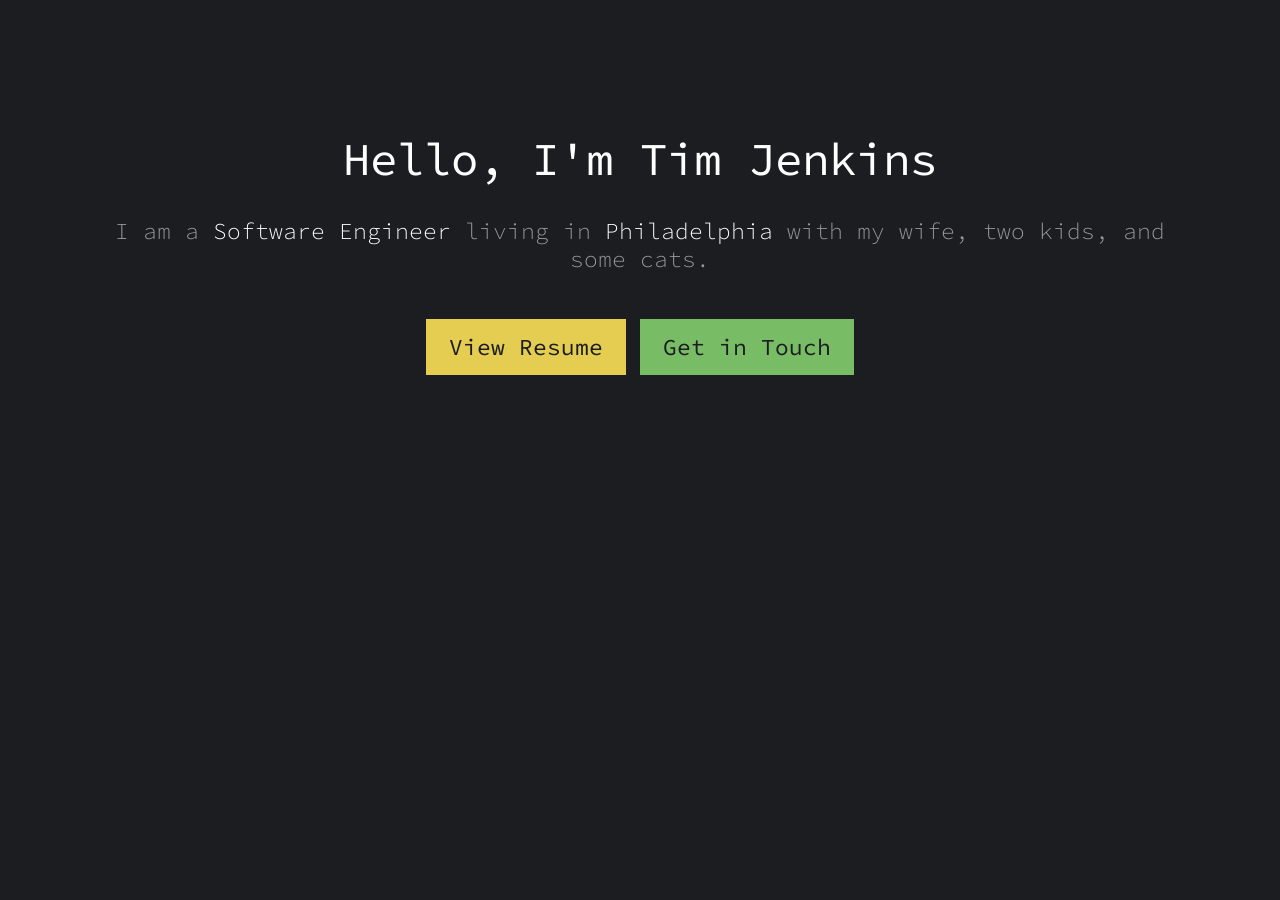
<file: index.html>
<!DOCTYPE html>
<html>

<head>
  <meta charset="utf-8">
  <title>Tim Jenkins | Software Engineer</title>
  <link rel="stylesheet" href="/style.css" media="screen">

  <meta name="viewport" content="width=device-width, initial-scale=1">

  <link rel="apple-touch-icon" sizes="180x180" href="/apple-touch-icon.png">
  <link rel="icon" type="image/png" href="/favicon-32x32.png" sizes="32x32">
  <link rel="icon" type="image/png" href="/favicon-16x16.png" sizes="16x16">
  <link rel="manifest" href="/manifest.json" <link rel="mask-icon" href="/safari-pinned-tab.svg" color="#1c1d21">
  <meta name="theme-color" content="#1c1d21">
</head>

<body>
  <h1><em>Hello, I'm Tim Jenkins</em></h1>
  <p>I am a <em>Software Engineer</em> living in <em>Philadelphia</em> with my wife, two kids, and some cats.</p>

  <div class="cta-footer">
    <!-- <a class="download-button" href="resume_01_21.pdf" download="TimJenkins_SoftwareEngineer.pdf">Download Resume</a> -->
    <a class="download-button" href="/resume">View Resume</a>
    <a class="contact-button" href="mailto:tim@timjenkins.me">Get in Touch</a>
  </div>
</body>

</html>
</file>
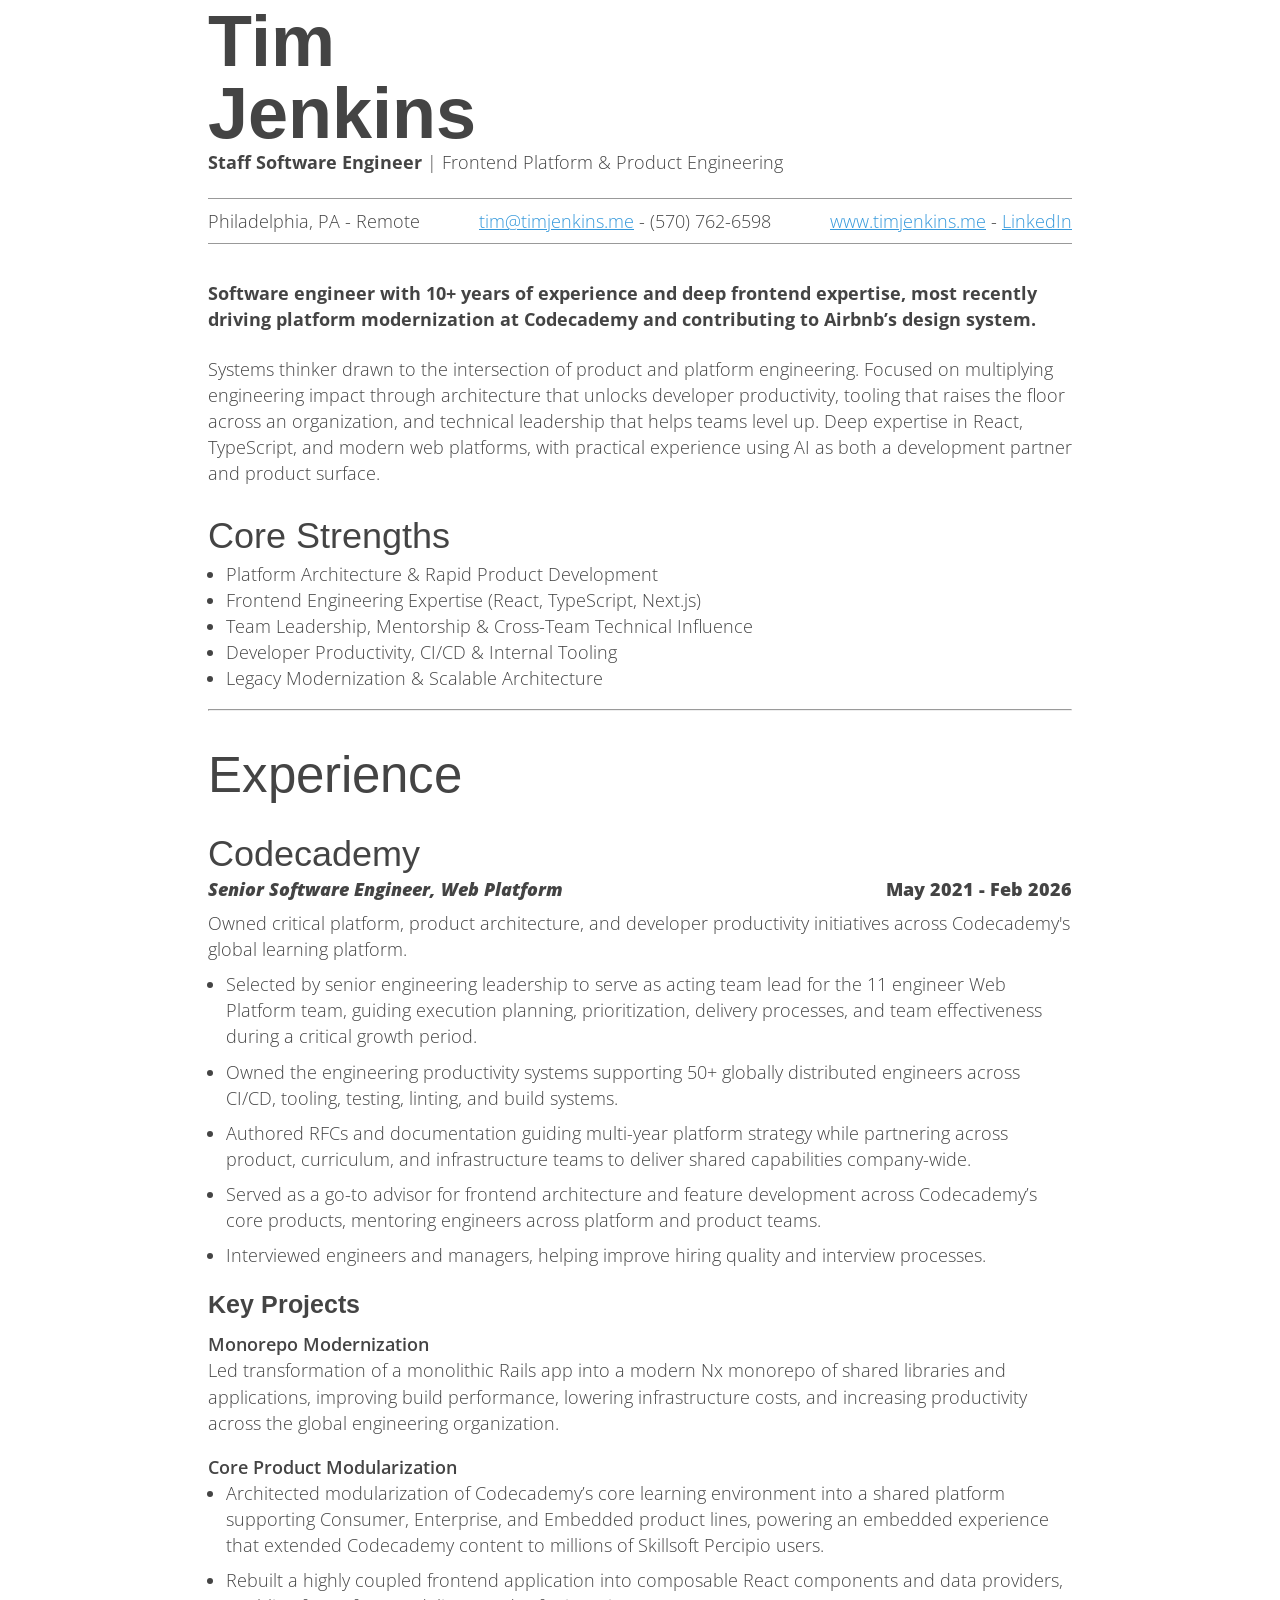
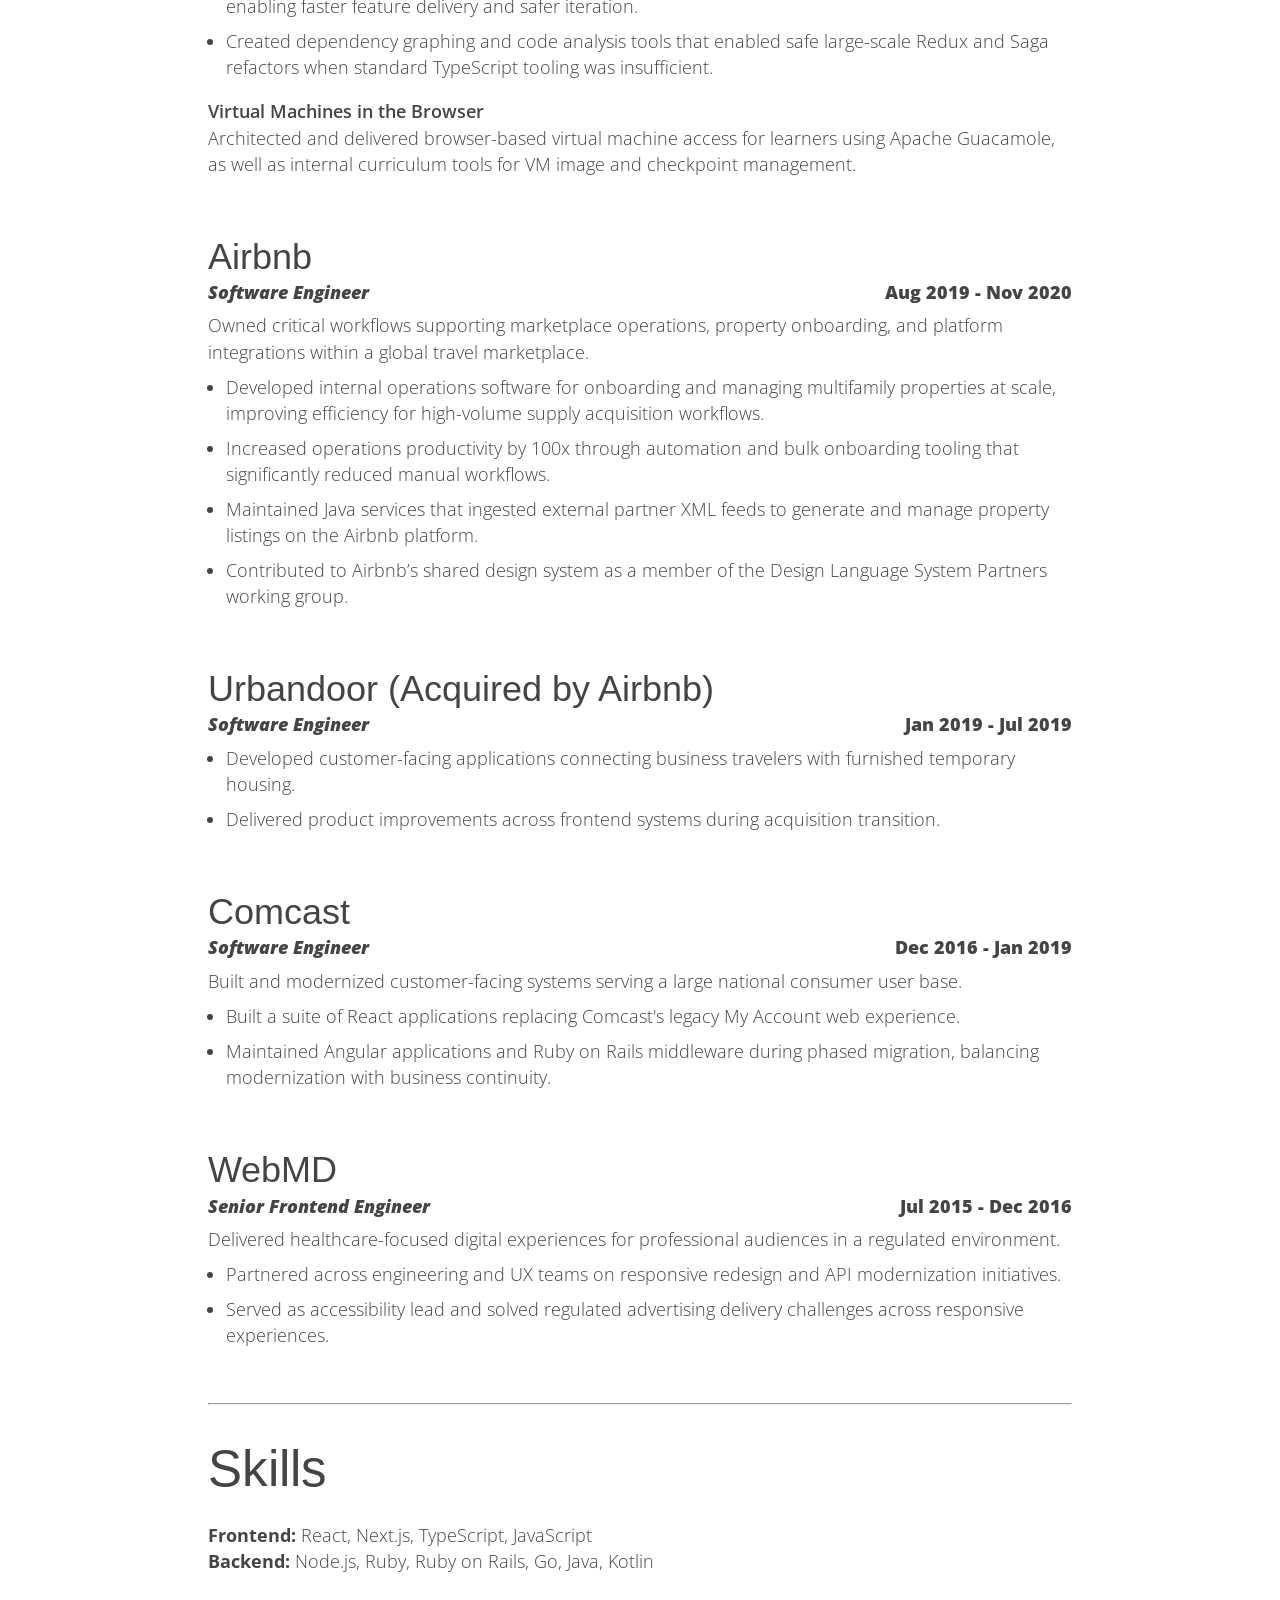
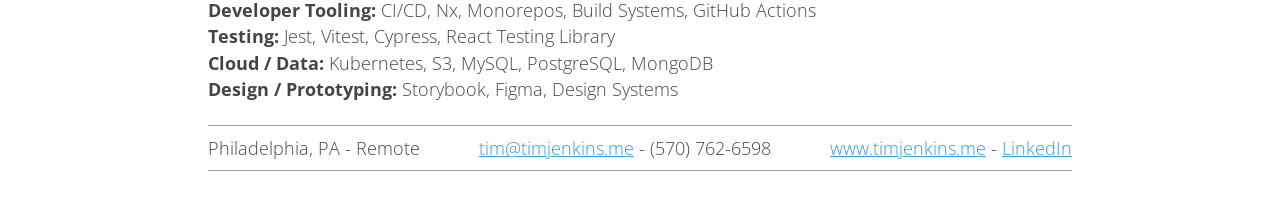
<file: resume.html>
<!DOCTYPE html>
<html>

<head>
  <meta charset="utf-8">
  <title>Tim Jenkins | Staff Software Engineer</title>
  <link rel="stylesheet" href="/resume-style.css" media="screen">
  <link rel="stylesheet" href="/resume-style-print.css" media="print">

  <meta name="viewport" content="width=device-width, initial-scale=1">

  <link rel="apple-touch-icon" sizes="180x180" href="/apple-touch-icon.png">
  <link rel="icon" type="image/png" href="/favicon-32x32.png" sizes="32x32">
  <link rel="icon" type="image/png" href="/favicon-16x16.png" sizes="16x16">
  <link rel="manifest" href="/manifest.json" <link rel="mask-icon" href="/safari-pinned-tab.svg" color="#1c1d21">
  <meta name="theme-color" content="#1c1d21">
</head>

<body>

  <h1>Tim Jenkins</h1>
  <p><strong>Staff Software Engineer</strong> | Frontend Platform &amp; Product Engineering</p>
  <div class="meta">
    <p class="meta--location">Philadelphia, PA - Remote</p>
    <p class="meta--contact"><a href="mailto:tim@timjenkins.me">tim@timjenkins.me</a> - (570) 762-6598</p>
    <p class="meta--links"><a href="http://www.timjenkins.me">www.timjenkins.me</a> - <a
        href="https://www.linkedin.com/in/tim-jenkins-a8883110/">LinkedIn</a></p>
  </div>

  <p><strong>Software engineer with 10+ years of experience and deep frontend expertise, most recently driving platform
      modernization at Codecademy and contributing to Airbnb’s design system.</strong></p>
  <p>Systems thinker drawn to the intersection of product and platform engineering. Focused on multiplying engineering
    impact through architecture that unlocks developer productivity, tooling that raises the floor across an
    organization, and technical leadership that helps teams level up. Deep expertise in React, TypeScript, and modern
    web platforms, with practical experience using AI as both a development partner and product surface.</p>
  <h2 class="modest-h3">Core Strengths</h2>
  <ul>
    <li>Platform Architecture &amp; Rapid Product Development</li>
    <li>Frontend Engineering Expertise (React, TypeScript, Next.js)</li>
    <li>Team Leadership, Mentorship &amp; Cross-Team Technical Influence</li>
    <li>Developer Productivity, CI/CD &amp; Internal Tooling</li>
    <li>Legacy Modernization &amp; Scalable Architecture</li>
  </ul>
  <hr>

  <h2>Experience</h2>

  <section class="job">
    <h3>Codecademy</h3>
    <div class="job--subheading">
      <p class="job--subheading--title">Senior Software Engineer, Web Platform</p>
      <p>May 2021 - Feb 2026</p>
    </div>
    <p>Owned critical platform, product architecture, and developer productivity initiatives across Codecademy's global
      learning platform.</p>
    <ul>
      <li>Selected by senior engineering leadership to serve as acting team lead for the 11 engineer Web Platform team,
        guiding execution planning, prioritization, delivery processes, and team effectiveness during a critical growth
        period.</li>
      <li>Owned the engineering productivity systems supporting 50+ globally distributed engineers across CI/CD,
        tooling, testing, linting, and build systems.</li>
      <li>Authored RFCs and documentation guiding multi-year platform strategy while partnering across product,
        curriculum, and infrastructure teams to deliver shared capabilities company-wide.</li>
      <li>Served as a go-to advisor for frontend architecture and feature development across Codecademy’s core products,
        mentoring engineers across platform and product teams.</li>
      <li>Interviewed engineers and managers, helping improve hiring quality and interview processes.</li>
    </ul>
    <h4>Key Projects</h4>
    <div class="project">
      <p class="project--title">Monorepo Modernization</p>
      <p>Led transformation of a monolithic Rails app into a modern Nx monorepo of shared libraries and applications,
        improving build performance, lowering infrastructure costs, and increasing productivity across the global
        engineering organization.</p>
    </div>
    <div class="project">
      <p class="project--title">Core Product Modularization</p>
      <ul>
        <li>Architected modularization of Codecademy’s core learning environment into a shared platform supporting
          Consumer, Enterprise, and Embedded product lines, powering an embedded experience that extended Codecademy
          content to millions of Skillsoft Percipio users.</li>
        <li>Rebuilt a highly coupled frontend application into composable React components and data providers, enabling
          faster feature delivery and safer iteration.</li>
        <li>Created dependency graphing and code analysis tools that enabled safe large-scale Redux and Saga refactors
          when standard TypeScript tooling was insufficient.</li>
      </ul>
    </div>
    <div class="project">
      <p class="project--title">Virtual Machines in the Browser</p>
      <p>Architected and delivered browser-based virtual machine access for learners using Apache Guacamole, as well as
        internal curriculum tools for VM image and checkpoint management.</p>
    </div>
  </section>

  <section class="job">
    <h3>Airbnb</h3>
    <div class="job--subheading">
      <p class="job--subheading--title">Software Engineer</p>
      <p>Aug 2019 - Nov 2020</p>
    </div>
    <p>Owned critical workflows supporting marketplace operations, property onboarding, and platform integrations within
      a global travel marketplace.</p>
    <ul>
      <li>Developed internal operations software for onboarding and managing multifamily properties at scale, improving
        efficiency for high-volume supply acquisition workflows.</li>
      <li>Increased operations productivity by 100x through automation and bulk onboarding tooling that significantly
        reduced manual workflows.</li>
      <li>Maintained Java services that ingested external partner XML feeds to generate and manage property listings on
        the Airbnb platform.</li>
      <li>Contributed to Airbnb’s shared design system as a member of the Design Language System Partners working group.
      </li>
    </ul>
  </section>

  <section class="job">
    <h3>Urbandoor (Acquired by Airbnb)</h3>
    <div class="job--subheading">
      <p class="job--subheading--title">Software Engineer</p>
      <p>Jan 2019 - Jul 2019</p>
    </div>
    <ul>
      <li>Developed customer-facing applications connecting business travelers with furnished temporary housing.</li>
      <li>Delivered product improvements across frontend systems during acquisition transition.</li>
    </ul>
  </section>

  <section class="job">
    <h3>Comcast</h3>
    <div class="job--subheading">
      <p class="job--subheading--title">Software Engineer</p>
      <p> Dec 2016 - Jan 2019</p>
    </div>
    <p>Built and modernized customer-facing systems serving a large national consumer user base.</p>
    <ul>
      <li>Built a suite of React applications replacing Comcast&#39;s legacy My Account web experience.</li>
      <li>Maintained Angular applications and Ruby on Rails middleware during phased migration, balancing modernization
        with business continuity.</li>
    </ul>
  </section>

  <section class="job">
    <h3>WebMD</h3>
    <div class="job--subheading">
      <p class="job--subheading--title">Senior Frontend Engineer</p>
      <p>Jul 2015 - Dec 2016</p>
    </div>
    <p>Delivered healthcare-focused digital experiences for professional audiences in a regulated environment.</p>
    <ul>
      <li>Partnered across engineering and UX teams on responsive redesign and API modernization initiatives.</li>
      <li>Served as accessibility lead and solved regulated advertising delivery challenges across responsive
        experiences.</li>
    </ul>
  </section>
  <hr>
  <h2>Skills</h2>
  <p><strong>Frontend:</strong> React, Next.js, TypeScript, JavaScript<br><strong>Backend:</strong> Node.js, Ruby, Ruby
    on Rails, Go, Java, Kotlin</p>
  <p><strong>Developer Tooling:</strong> CI/CD, Nx, Monorepos, Build Systems, GitHub
    Actions<br><strong>Testing:</strong> Jest, Vitest, Cypress, React Testing Library<br><strong>Cloud / Data:</strong>
    Kubernetes, S3, MySQL, PostgreSQL, MongoDB<br><strong>Design / Prototyping:</strong> Storybook, Figma, Design
    Systems</p>

  <div class="meta">
    <p class="meta--location">Philadelphia, PA - Remote</p>
    <p class="meta--contact"><a href="mailto:tim@timjenkins.me">tim@timjenkins.me</a> - (570) 762-6598</p>
    <p class="meta--links"><a href="http://www.timjenkins.me">www.timjenkins.me</a> - <a
        href="https://www.linkedin.com/in/tim-jenkins-a8883110/">LinkedIn</a></p>
  </div>

</body>

</html>
</file>
<file: style.css>
/* I've left this unminified so that you can see it. */

@import url('https://fonts.googleapis.com/css?family=Open+Sans:300,400,400i,700');
@import url('https://fonts.googleapis.com/css?family=Source+Code+Pro:300,400,600,700');

html {
	font-size: calc(10px + 1vw);
}

@media(max-width: 800px){
	html{font-size: 16px;}
}

body {
	font-family: sans-serif;
	text-align: center;
	font-family: 'Open Sans', sans-serif;
	color: #999;
	background: #1C1D21;
	padding: 4rem;
	font-family: 'Source Code Pro', monospace;
	font-weight: 300;
}
@media(max-width: 800px){
	body {
		padding: 1rem;
	}
}

em {
	font-style: normal;
	color: #fff;
}

h1 {
	font-weight: 400;
}

a {
	margin-top: 1rem;
	display: inline-block;
	color: #1C1D21;
	line-height: 56px;
	padding: 0 1rem;
	font-weight: 400;
	text-decoration: none;
}
@media(max-width: 800px){
	a {
		display: block;
	}
}

.download-button {
	background: #E5CD52;
}
@media(max-width: 800px){
	.download-button {margin-top: 3rem;}
}

.contact-button {
	background: #78BD65;
}
</file>
<file: resume-style.css>
@import url(http://fonts.googleapis.com/css?family=Open+Sans+Condensed:300,300italic,700);
@import url(http://fonts.googleapis.com/css?family=Arimo:700,700italic);

html {
  font-size: 18px;
  max-width: 100%;
}

body {
  color: #444;
  font-family: "Open Sans Condensed", sans-serif;
  font-weight: 300;
  margin: 0 auto;
  max-width: 48rem;
  line-height: 1.45;
  padding: 0.25rem;
}

pre,
code {
  font-family: Menlo, Monaco, "Courier New", monospace;
  background-color: #fafafa;
}

pre {
  padding: 0.5rem;
  line-height: 1.25;
  overflow-x: scroll;
}

a,
a:visited {
  color: #3498db;
}

a:hover,
a:focus,
a:active {
  color: #2980b9;
}

img,
canvas,
iframe,
video,
svg,
select,
textarea {
  max-width: 100%;
}

blockquote {
  border-left: 8px solid #fafafa;
  padding: 1rem;
}

ul {
  margin-top: 0;
  padding-inline-start: 1rem;
}

p,
.modest-p {
  font-size: 1rem;
  margin-top: 0;
  margin-bottom: 1.3rem;
}

.modest-no-decoration {
  text-decoration: none;
}

h1,
.modest-h1,
h2,
.modest-h2,
h3,
.modest-h3,
h4,
.modest-h4 {
  font-family: Arimo, Helvetica, sans-serif;
  font-weight: inherit;
  line-height: 1.42;
}

h1,
.modest-h1 {
  font-size: 4rem;
  margin-top: 0;
  margin-bottom: 0;
  padding-bottom: 0;
  line-height: 1;
  border-bottom: none;
  width: 200px;
  font-weight: 600;
}

h1::after {
  display: none;
}

h2,
.modest-h2 {
  font-size: 2.827rem;
  margin-top: 1.5rem;
  margin-bottom: 1rem;
}

h3,
.modest-h3 {
  font-size: 2rem;
  font-weight: 400;
  border-bottom: 0;
  margin-top: 0;
  margin-bottom: 0;
}

h4,
.modest-h4 {
  font-size: 1.414rem;
  font-weight: 600;
  margin-top: 0;
  margin-bottom: 0.5rem;
}

h5,
.modest-h5 {
  font-size: 1.121rem;
}

h6,
.modest-h6 {
  font-size: 0.88rem;
}

small,
.modest-small {
  font-size: 0.707em;
}

.meta {
  display: flex;
  width: 100%;
  justify-content: space-between;
  border-top: 1px solid #999;
  border-bottom: 1px solid #999;
  padding: 0.5rem 0;
  margin-bottom: 2rem;
}

.meta p {
  margin-bottom: 0;
}

.job {
  margin-bottom: 3rem;
}

.job p {
  margin-bottom: 0.5rem;
}

.job li {
  margin-bottom: 0.5rem;
}

.job--subheading {
  display: flex;
  justify-content: space-between;
  width: 100%;
  font-weight: 800;
  line-height: 1.2;
}

.job--subheading--title {
  font-style: italic;
}

.job .project--title {
  font-weight: 600;
  margin-bottom: 0;
}

.project {
  margin-bottom: 1rem;
}

@media screen and (max-width: 600px) {
  body {
    padding: 2rem;
  }

  .meta {
    border-top: 0;
    flex-wrap: wrap;
  }

  .meta .meta--location {
    flex-shrink: 0;
    display: block;
    margin-bottom: 1rem;
    width: 100%;
  }

  .job .job--subheading {
    display: block;
    margin-bottom: 1rem;
  }

  .job .job--subheading p {
    display: block;
    margin-bottom: 0;
  }
}
</file>
<file: resume-style-print.css>
pre,
code {
  font-family: Menlo, Monaco, "Courier New", monospace;
}

pre {
  padding: 0.5rem;
  line-height: 1.25;
  overflow-x: scroll;
}

a,
a:visited {
  color: #3498db;
}

a:hover,
a:focus,
a:active {
  color: #2980b9;
}

.modest-no-decoration {
  text-decoration: none;
}

p,
.modest-p {
  font-size: 1rem;
  margin-bottom: 1.3rem;
}

h1,
.modest-h1,
h2,
.modest-h2,
h3,
.modest-h3,
h4,
.modest-h4 {
  font-weight: inherit;
  line-height: 1;
}

h1,
.modest-h1 {
  margin-top: 0;
  font-size: 3.998rem;
}

h2,
.modest-h2 {
  font-size: 2.827rem;
}

h3,
.modest-h3 {
  font-size: 1.999rem;
  border-bottom: 0;
  margin-bottom: 0;
}

h4,
.modest-h4 {
  font-size: 1.414rem;
}

h5,
.modest-h5 {
  font-size: 1.121rem;
}

h6,
.modest-h6 {
  font-size: 0.88rem;
}

small,
.modest-small {
  font-size: 0.707em;
}

/* https://github.com/mrmrs/fluidity */

img,
canvas,
iframe,
video,
svg,
select,
textarea {
  max-width: 100%;
}

@import url(http://fonts.googleapis.com/css?family=Open+Sans+Condensed:300,300italic,700);

@import url(http://fonts.googleapis.com/css?family=Arimo:700,700italic);

html {
  font-size: 14px;
  max-width: 100%;
}

body {
  color: #444;
  font-family: "Open Sans Condensed", sans-serif;
  font-weight: 300;
  margin: 0 auto;
  line-height: 1.45;
  padding: 0.25rem;
}

h1,
h2,
h3,
h4,
h5,
h6 {
  font-family: Arimo, Helvetica, sans-serif;
}


blockquote {
  border-left: 8px solid #fafafa;
  padding: 1rem;
}

pre,
code {
  background-color: #fafafa;
}

h1 {
  margin-bottom: 0;
  padding-bottom: 0;
  line-height: 0.8;
  border-bottom: none;
  font-weight: 600;
  width: 200px;
}

h1::after {
  display: none;
}

h2 {
  margin-top: 1.5rem;
  margin-bottom: 1rem;
}

p {
  margin-top: 0;
}

.meta {
  display: flex;
  width: 100%;
  justify-content: space-between;
  border-top: 1px solid #999;
  border-bottom: 1px solid #999;
  padding: 0.5rem 0;
  margin-bottom: 2rem;
}

.meta p {
  margin-bottom: 0;
}

ul {
  margin-top: 0;
  padding-inline-start: 1rem;
}

h3 {
  font-weight: 400;
  margin-top: 0;
  margin-bottom: 0;
}

h4 {
  margin-top: 0;
  margin-bottom: 0.5rem;
  font-weight: 600;
}

.job {
  margin-bottom: 3rem;
}

.job p {
  margin-bottom: 0.5rem;
}

.job li {
  margin-bottom: 0.5rem;
}

.job--subheading {
  display: flex;
  justify-content: space-between;
  width: 100%;
  font-weight: 800;
}

.job--subheading--title {
  font-style: italic;
}

.job .project--title {
  font-weight: 600;
  margin-bottom: 0;
}

.project {
  margin-bottom: 1rem;
}
</file>
